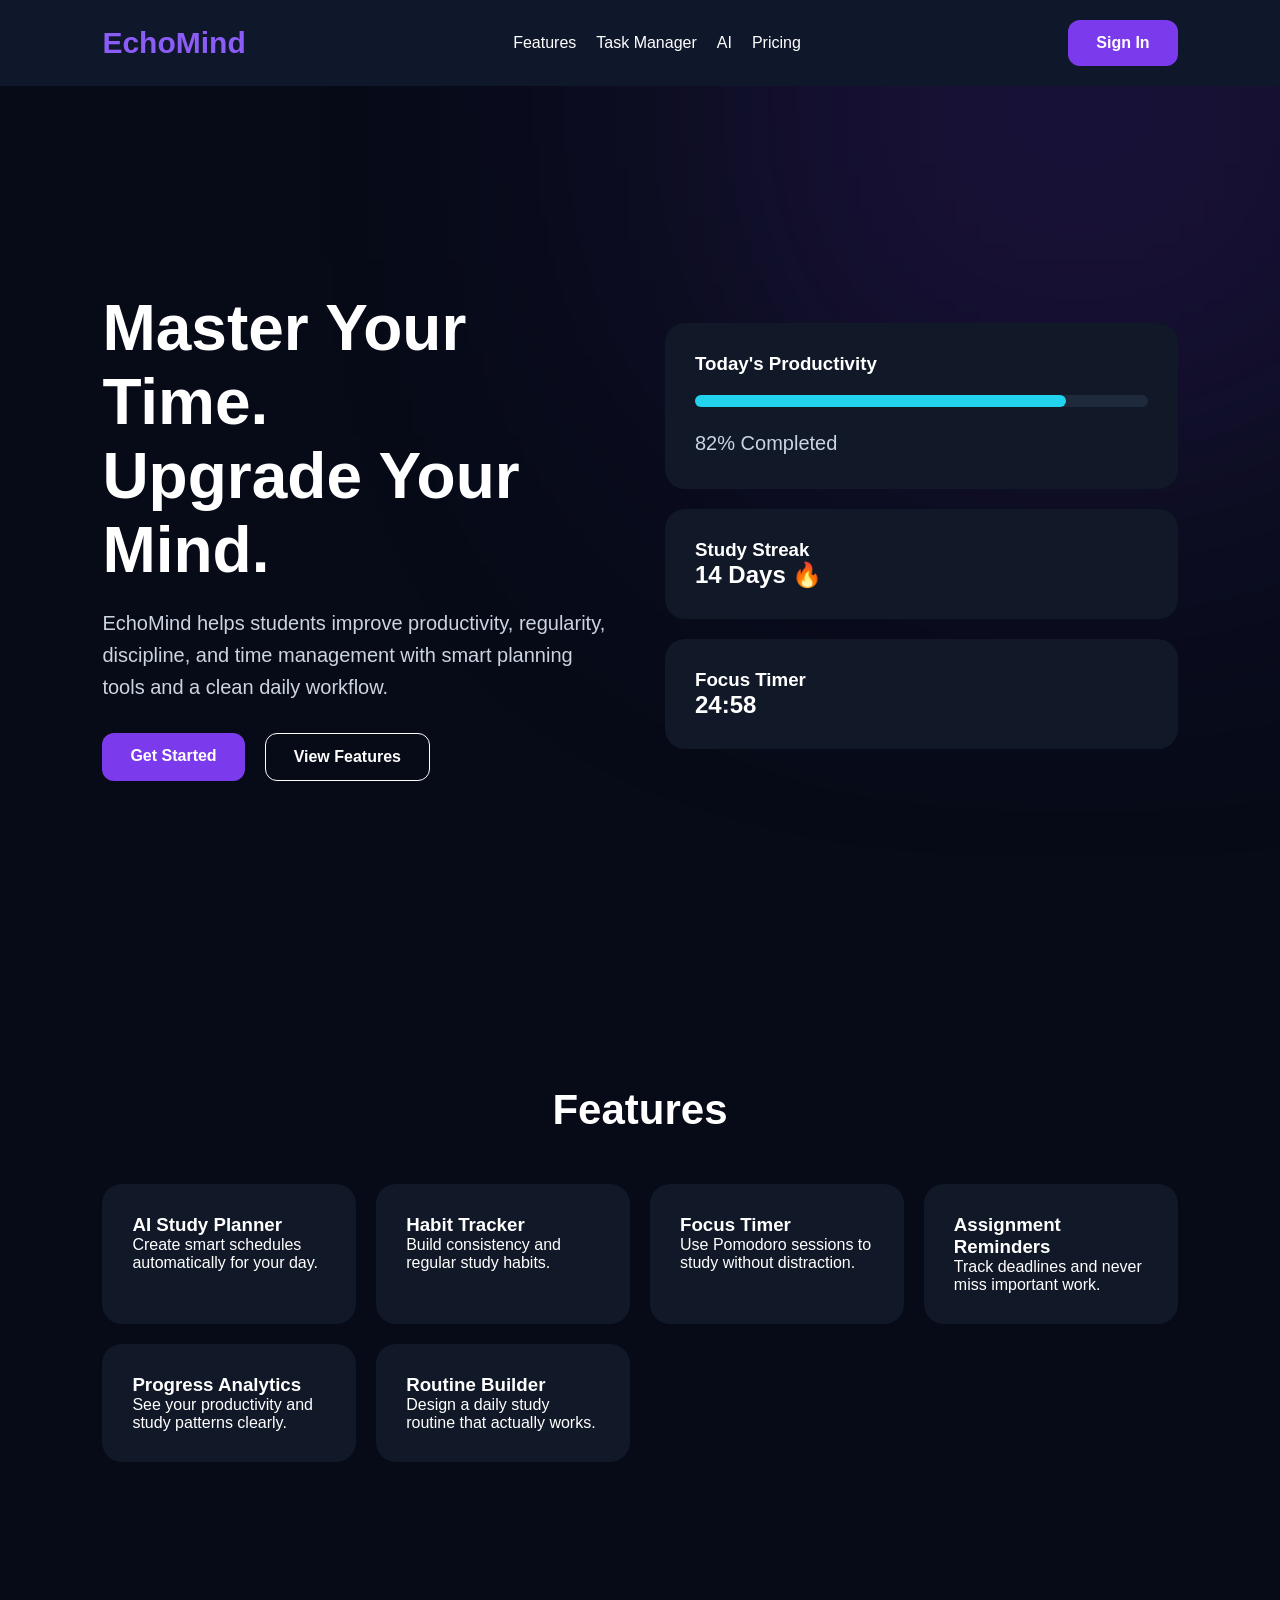
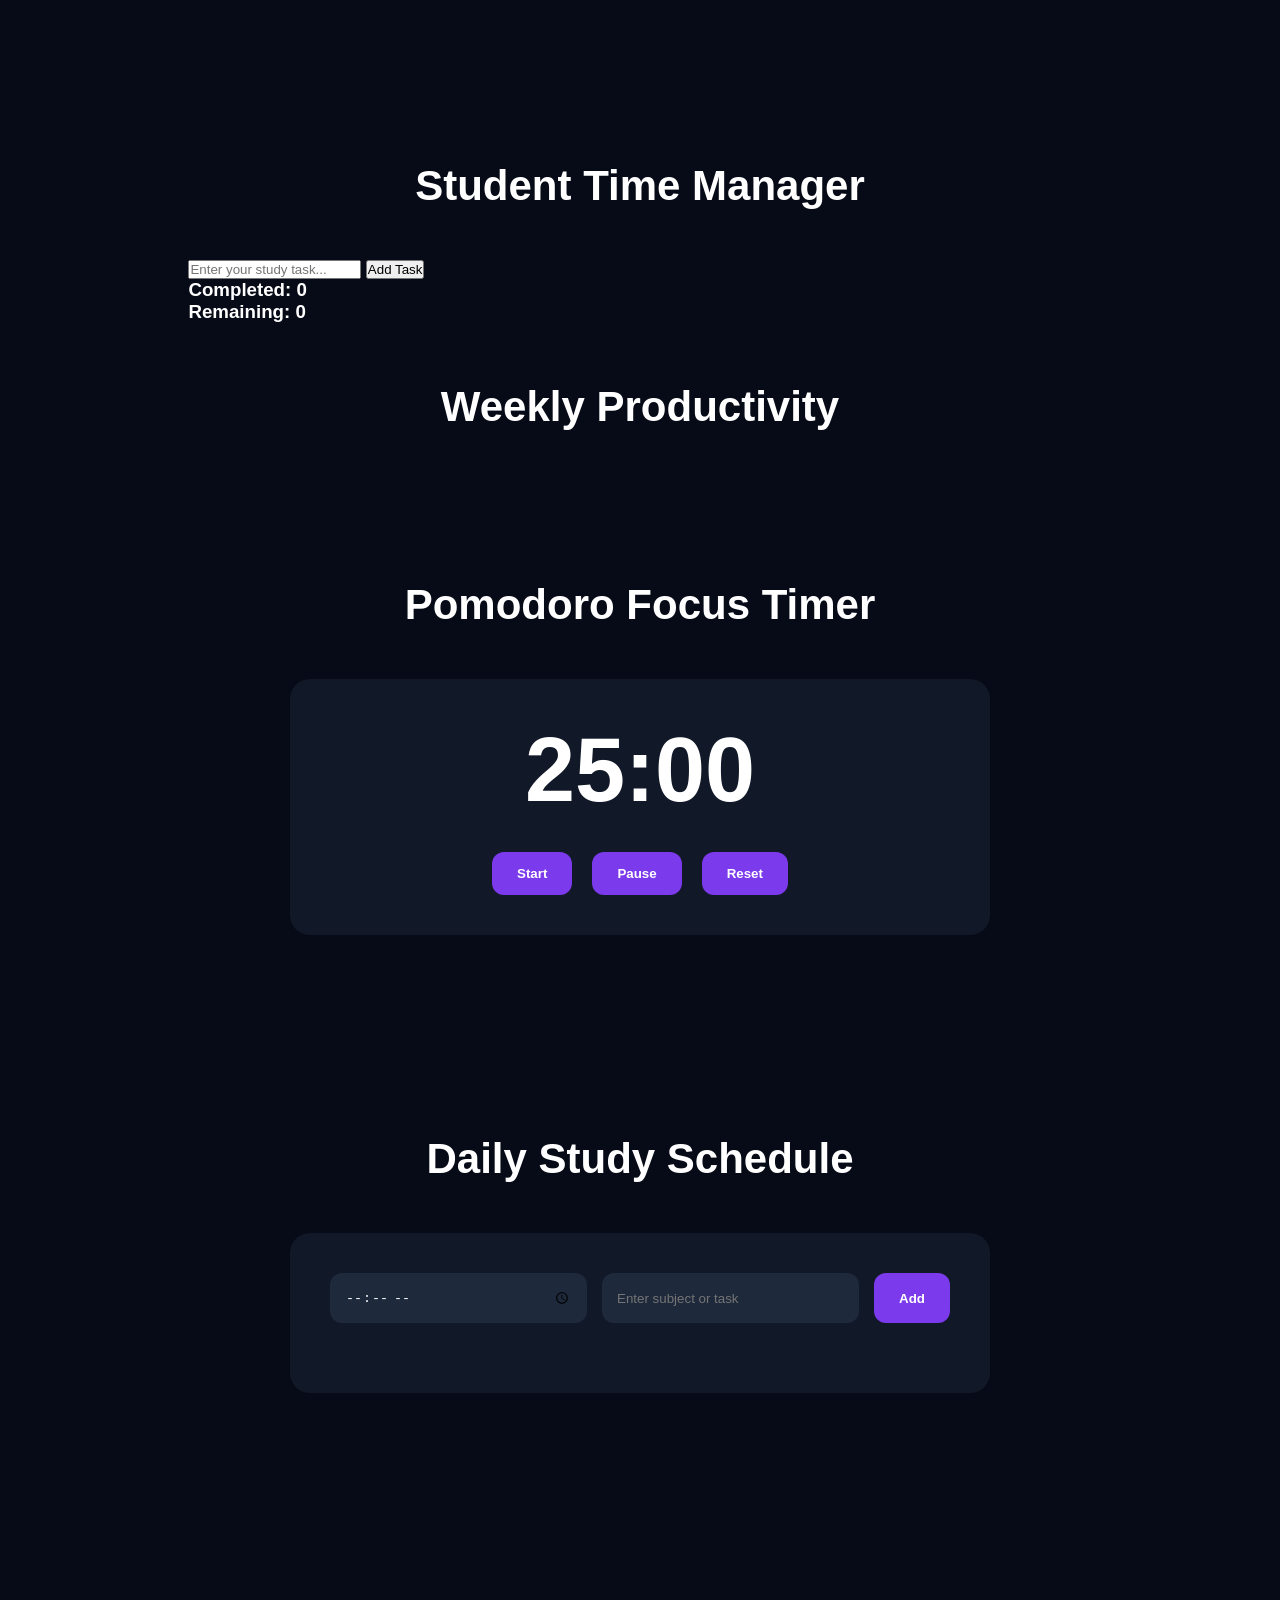
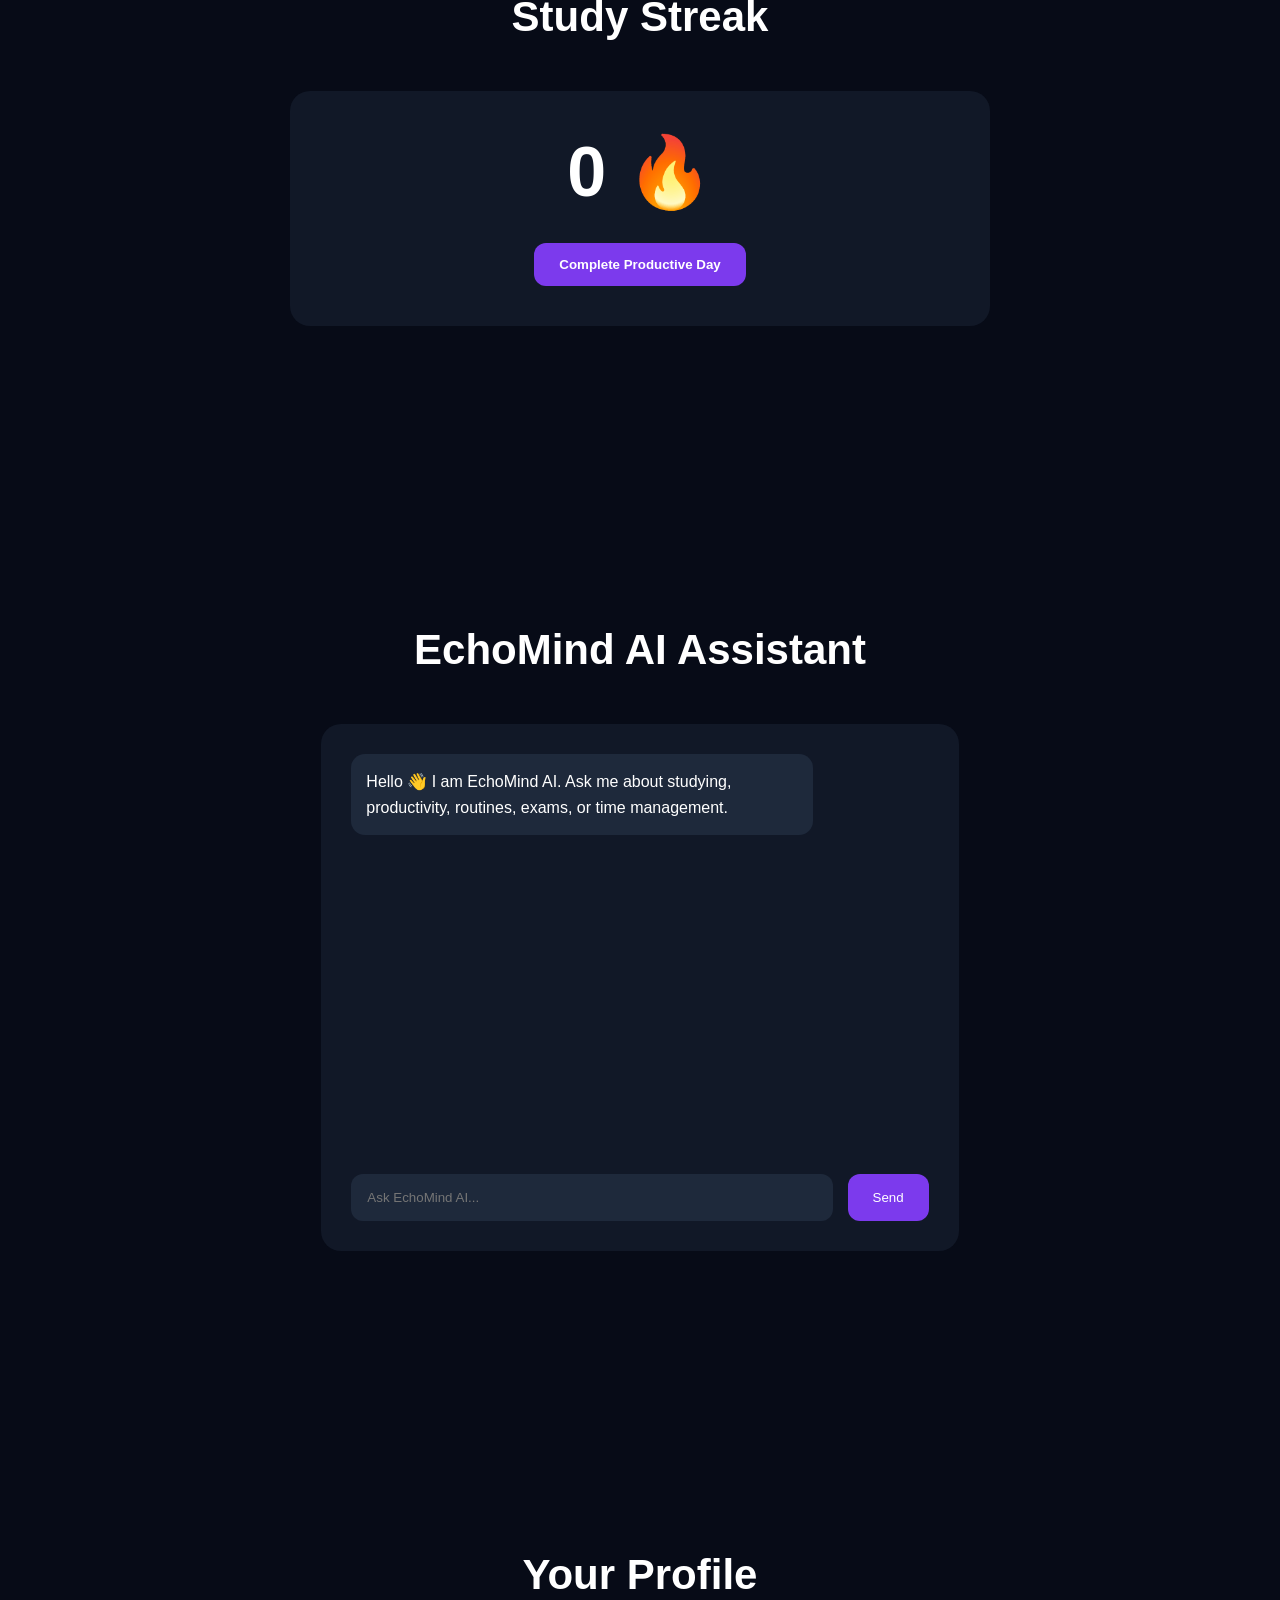
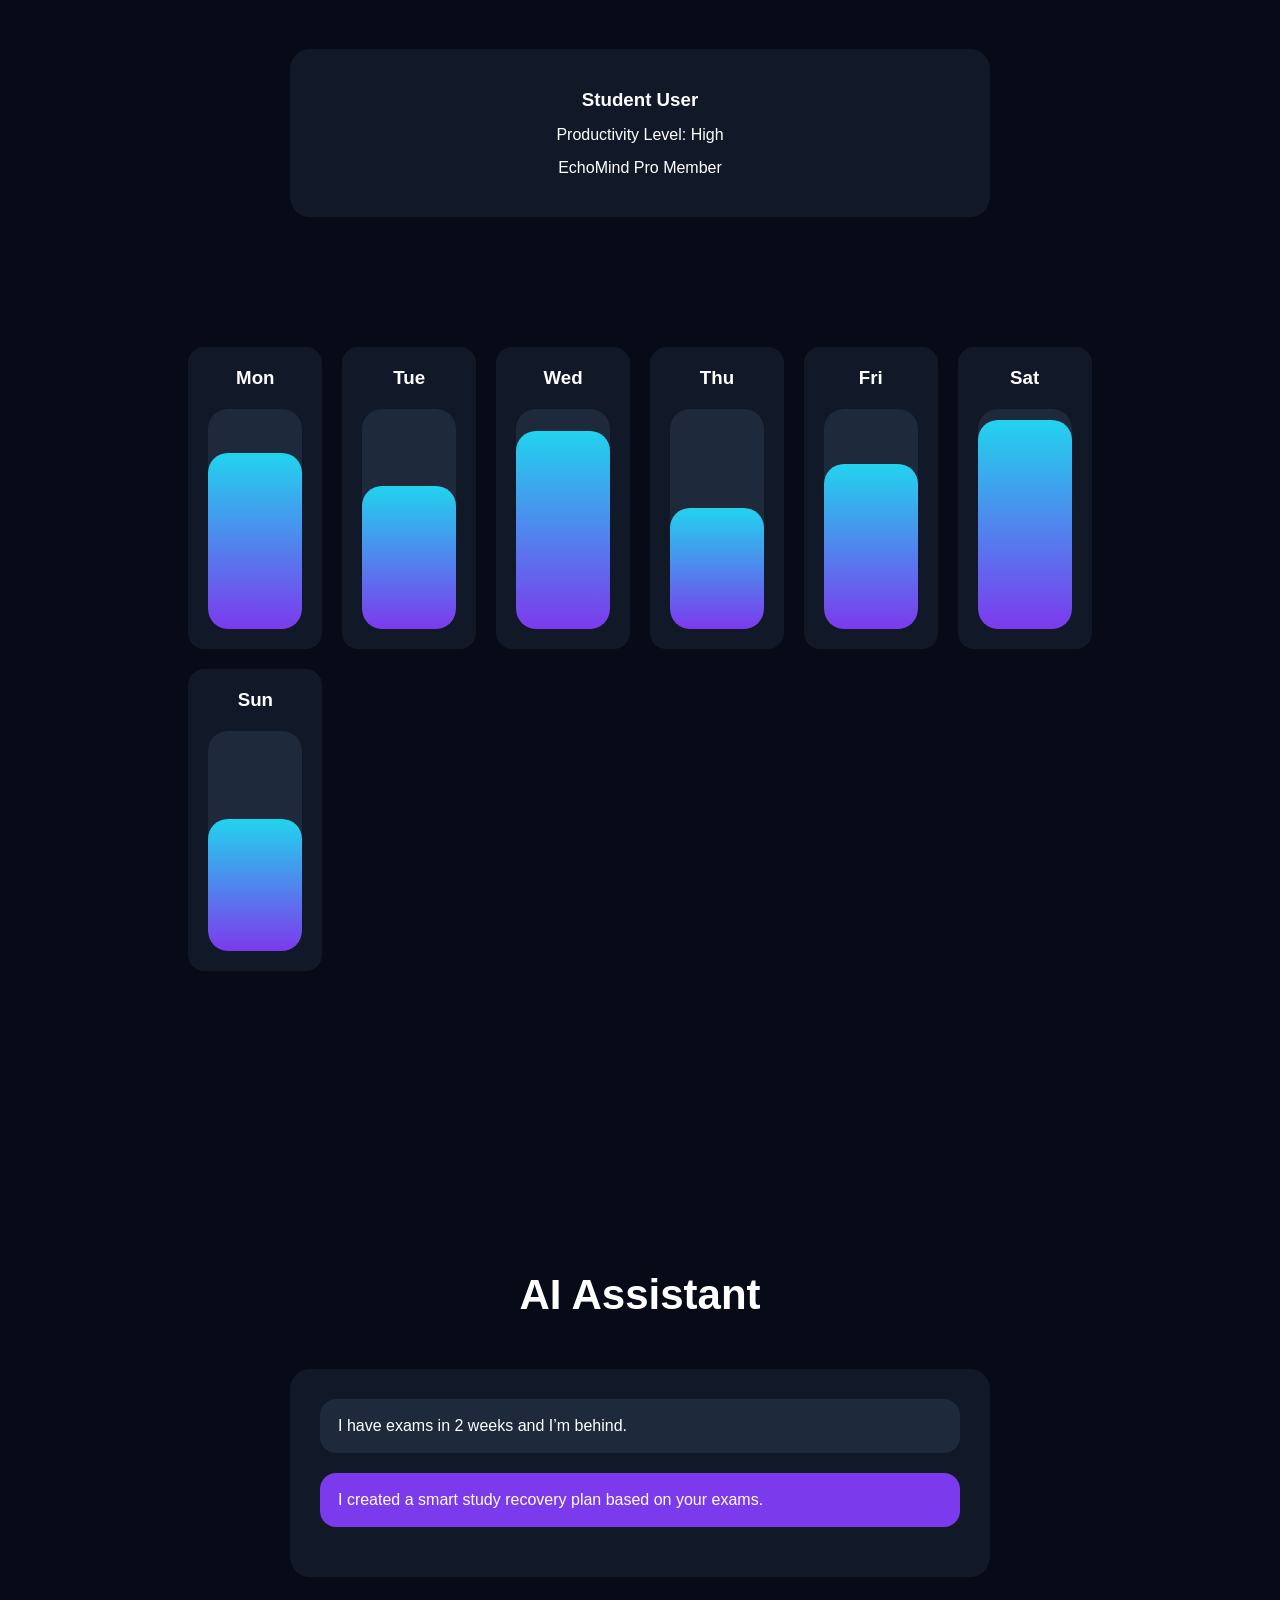
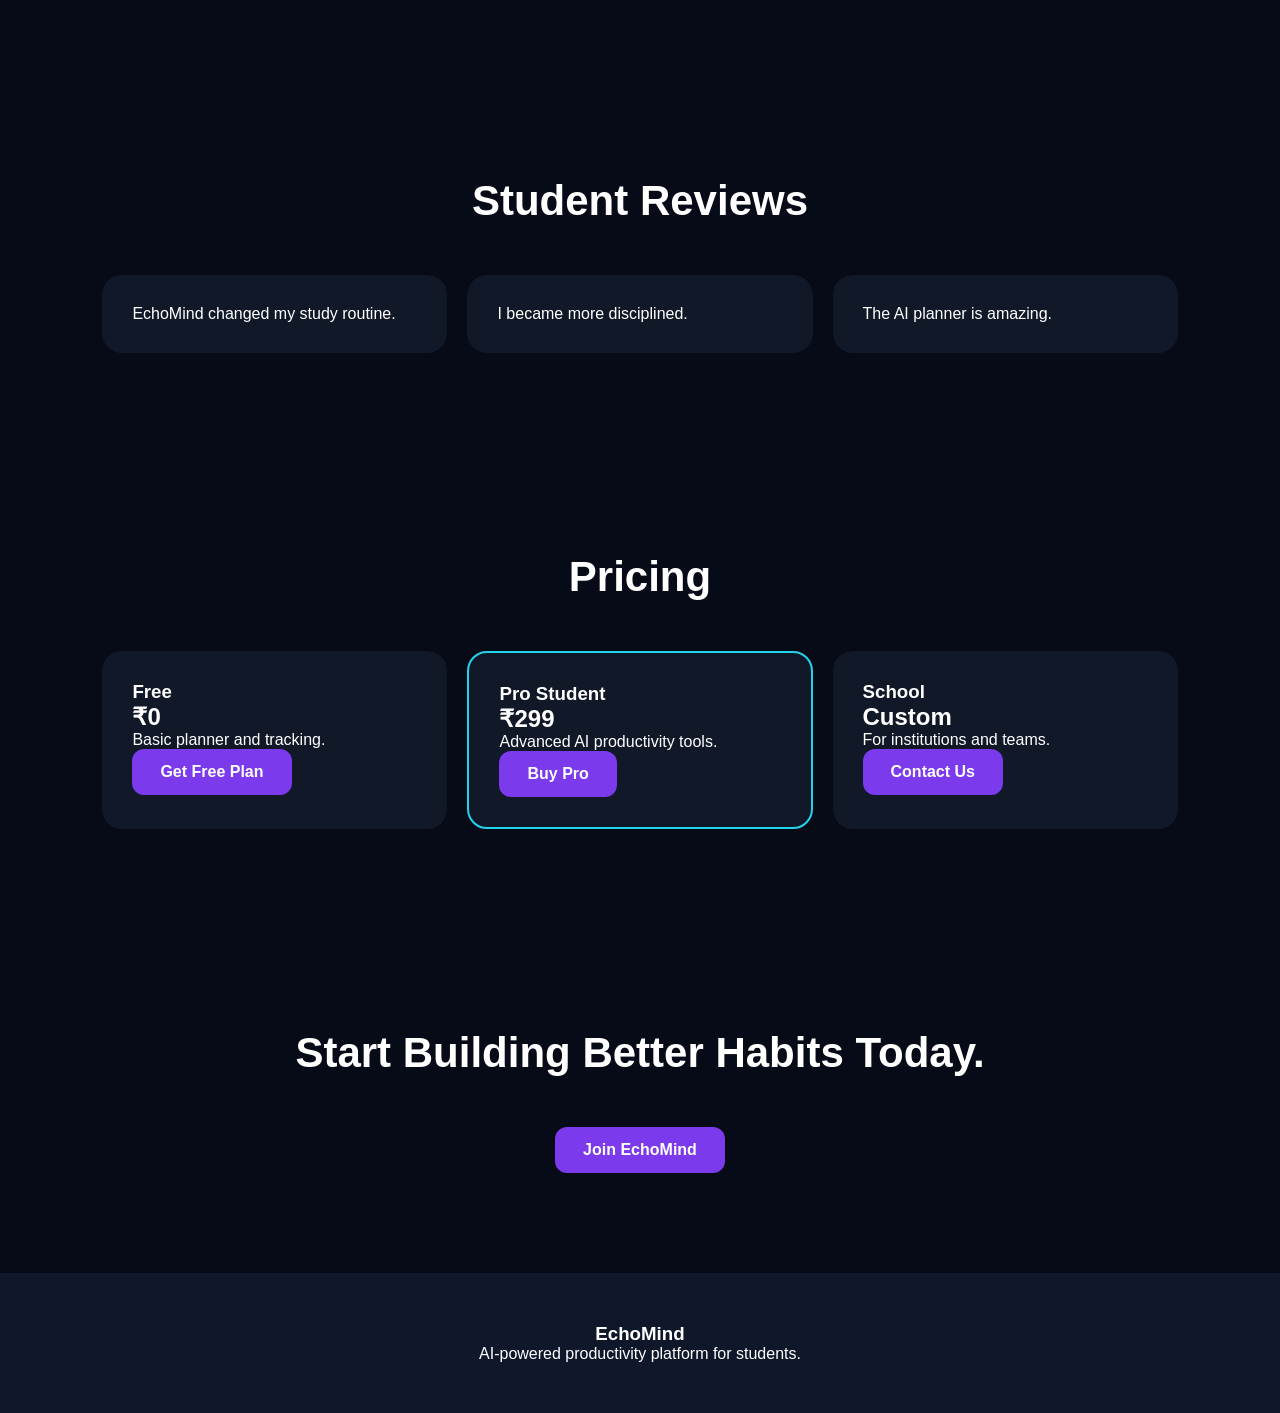
<file: index.html>
<!-- index.html -->

<!DOCTYPE html>
<html lang="en">

<head>

  <link rel="icon" href="favicon.ico">
  <meta charset="UTF-8">
  <meta name="viewport" content="width=device-width, initial-scale=1.0">

  <title>EchoMind</title>

  <link rel="stylesheet" href="style.css">

</head>

<body>

  <div class="bg-glow"></div>

  <!-- NAVBAR -->

  <header class="navbar">

    <div class="logo">
      EchoMind
    </div>

    <nav>
      <a href="#features">Features</a>
      <a href="#dashboard">Task Manager</a>
      <a href="#ai">AI</a>
      <a href="#pricing">Pricing</a>
    </nav>

    <a href="login.html" class="nav-btn">
      Sign In
    </a>

  </header>

  <!-- HERO -->

  <section class="hero">

    <div class="hero-content">

      <h1>
        Master Your Time.<br>
        Upgrade Your Mind.
      </h1>

      <p>
        EchoMind helps students improve productivity,
        regularity, discipline, and time management with
        smart planning tools and a clean daily workflow.
      </p>

      <div class="hero-buttons">

        <a href="#dashboard" class="primary-btn">
          Get Started
        </a>

        <a href="#features" class="secondary-btn">
          View Features
        </a>

      </div>

    </div>

    <div class="dashboard-preview">

      <div class="dashboard-card">
        <h3>Today's Productivity</h3>

        <div class="progress-bar">
          <div class="progress"></div>
        </div>

        <p>82% Completed</p>
      </div>

      <div class="dashboard-card">
        <h3>Study Streak</h3>
        <h2>14 Days 🔥</h2>
      </div>

      <div class="dashboard-card">
        <h3>Focus Timer</h3>
        <h2>25:00</h2>
      </div>

    </div>

  </section>

  <!-- FEATURES -->

  <section class="features" id="features">

    <h2>Features</h2>

    <div class="feature-grid">

      <div class="feature-card">
        <h3>AI Study Planner</h3>
        <p>Create smart schedules automatically for your day.</p>
      </div>

      <div class="feature-card">
        <h3>Habit Tracker</h3>
        <p>Build consistency and regular study habits.</p>
      </div>

      <div class="feature-card">
        <h3>Focus Timer</h3>
        <p>Use Pomodoro sessions to study without distraction.</p>
      </div>

      <div class="feature-card">
        <h3>Assignment Reminders</h3>
        <p>Track deadlines and never miss important work.</p>
      </div>

      <div class="feature-card">
        <h3>Progress Analytics</h3>
        <p>See your productivity and study patterns clearly.</p>
      </div>

      <div class="feature-card">
        <h3>Routine Builder</h3>
        <p>Design a daily study routine that actually works.</p>
      </div>

    </div>

  </section>

  <!-- TASK MANAGER / DASHBOARD -->

  <section class="dashboard-section" id="dashboard">

<!-- TASK MANAGER / WEEKLY TRACKER -->

<section class="dashboard-section" id="dashboard">

  <h2>Student Time Manager</h2>

  <div class="task-app">

    <!-- TASK INPUT -->

    <div class="task-input-area">

      <input
        type="text"
        id="taskInput"
        placeholder="Enter your study task..."
      >

      <button id="addTaskBtn">
        Add Task
      </button>

    </div>

    <!-- STATS -->

    <div class="task-stats">

      <h3>
        Completed:
        <span id="completedCount">0</span>
      </h3>

      <h3>
        Remaining:
        <span id="remainingCount">0</span>
      </h3>

    </div>

    <!-- TASK LIST -->

    <ul id="taskList"></ul>

    <!-- WEEKLY TRACKER -->

    <div class="weekly-section">

      <h2>Weekly Productivity</h2>
<!-- ADD THIS INSIDE index.html -->
<!-- PLACE BELOW WEEKLY PRODUCTIVITY SECTION -->

<!-- REAL POMODORO TIMER -->

<section class="pomodoro-section">

  <h2>Pomodoro Focus Timer</h2>

  <div class="pomodoro-box">

    <h1 id="pomodoroTime">
      25:00
    </h1>

    <div class="pomodoro-buttons">

      <button id="startTimer">
        Start
      </button>

      <button id="pauseTimer">
        Pause
      </button>

      <button id="resetTimer">
        Reset
      </button>

    </div>

  </div>

</section>

<!-- DAILY STUDY SCHEDULE -->

<section class="schedule-section">

  <h2>Daily Study Schedule</h2>

  <div class="schedule-app">

    <div class="schedule-inputs">

      <input
        type="time"
        id="scheduleTime"
      >

      <input
        type="text"
        id="scheduleTask"
        placeholder="Enter subject or task"
      >

      <button id="addScheduleBtn">
        Add
      </button>

    </div>

    <ul id="scheduleList"></ul>

  </div>

</section>

<!-- STREAK SECTION -->

<section class="streak-section">

  <h2>Study Streak</h2>

  <div class="streak-box">

    <h1 id="streakCount">
      0 🔥
    </h1>

    <button id="increaseStreak">
      Complete Productive Day
    </button>

  </div>

</section>

<!-- AI STUDY GENERATOR -->

<section class="ai-planner-section">

 <!-- AI ASSISTANT -->

<section class="ai-chat-section">

  <h2>
    EchoMind AI Assistant
  </h2>

  <div class="chat-container">

    <div id="chatMessages">

      <div class="ai-message">
        Hello 👋
        I am EchoMind AI.
        Ask me about studying,
        productivity, routines,
        exams, or time management.
      </div>

    </div>

    <div class="chat-input-area">

      <input
        type="text"
        id="userInput"
        placeholder="Ask EchoMind AI..."
      >

      <button id="sendBtn">
        Send
      </button>

    </div>

  </div>

</section>
</section>

<!-- PROFILE -->

<section class="profile-section">

  <h2>Your Profile</h2>

  <div class="profile-card">

    <h3 id="profileEmail">
      Student User
    </h3>

    <p>
      Productivity Level: High
    </p>

    <p>
      EchoMind Pro Member
    </p>

  </div>

</section>
      <div class="weekly-grid">

        <div class="day-card">
          <h3>Mon</h3>
          <div class="week-bar">
            <div class="week-fill mon-fill"></div>
          </div>
        </div>

        <div class="day-card">
          <h3>Tue</h3>
          <div class="week-bar">
            <div class="week-fill tue-fill"></div>
          </div>
        </div>

        <div class="day-card">
          <h3>Wed</h3>
          <div class="week-bar">
            <div class="week-fill wed-fill"></div>
          </div>
        </div>

        <div class="day-card">
          <h3>Thu</h3>
          <div class="week-bar">
            <div class="week-fill thu-fill"></div>
          </div>
        </div>

        <div class="day-card">
          <h3>Fri</h3>
          <div class="week-bar">
            <div class="week-fill fri-fill"></div>
          </div>
        </div>

        <div class="day-card">
          <h3>Sat</h3>
          <div class="week-bar">
            <div class="week-fill sat-fill"></div>
          </div>
        </div>

        <div class="day-card">
          <h3>Sun</h3>
          <div class="week-bar">
            <div class="week-fill sun-fill"></div>
          </div>
        </div>

      </div>

    </div>

  </div>

</section>

  </section>

  <!-- AI -->

  <section class="ai-section" id="ai">

    <h2>AI Assistant</h2>

    <div class="chat-box">

      <div class="message student">
        I have exams in 2 weeks and I’m behind.
      </div>

      <div class="message ai">
        I created a smart study recovery plan based on your exams.
      </div>

    </div>

  </section>

  <!-- TESTIMONIALS -->

  <section class="testimonials">

    <h2>Student Reviews</h2>

    <div class="testimonial-grid">

      <div class="testimonial-card">
        <p>EchoMind changed my study routine.</p>
      </div>

      <div class="testimonial-card">
        <p>I became more disciplined.</p>
      </div>

      <div class="testimonial-card">
        <p>The AI planner is amazing.</p>
      </div>

    </div>

  </section>

  <!-- PRICING -->

  <section class="pricing" id="pricing">

    <h2>Pricing</h2>

    <div class="pricing-grid">

      <div class="price-card">

        <h3>Free</h3>
        <h1>₹0</h1>
        <p>Basic planner and tracking.</p>

        <a href="login.html" class="primary-btn">
          Get Free Plan
        </a>

      </div>

      <div class="price-card featured">

        <h3>Pro Student</h3>
        <h1>₹299</h1>
        <p>Advanced AI productivity tools.</p>

        <a href="https://buy.stripe.com" target="_blank" class="primary-btn">
          Buy Pro
        </a>

      </div>

      <div class="price-card">

        <h3>School</h3>
        <h1>Custom</h1>
        <p>For institutions and teams.</p>

        <a href="mailto:echomind@gmail.com" class="primary-btn">
          Contact Us
        </a>

      </div>

    </div>

  </section>

  <!-- CTA -->

  <section class="cta">

    <h2>
      Start Building Better Habits Today.
    </h2>

    <a href="login.html" class="primary-btn">
      Join EchoMind
    </a>

  </section>

  <!-- FOOTER -->

  <footer>

    <h3>EchoMind</h3>

    <p>
      AI-powered productivity platform for students.
    </p>

  </footer>

  <script src="script.js"></script>

</body>

</html>
</file>
<file: style.css>
/* style.css */

html{
  scroll-behavior:smooth;
}

*{
  margin:0;
  padding:0;
  box-sizing:border-box;
}

body{
  font-family:Arial,sans-serif;
  background:#070b17;
  color:white;
  overflow-x:hidden;
}

/* GLOW */

.bg-glow{
  position:fixed;
  width:600px;
  height:600px;
  background:#7c3aed;
  filter:blur(200px);
  opacity:0.25;
  top:-200px;
  right:-100px;
  z-index:-1;
}

/* NAVBAR */

.navbar{
  display:flex;
  justify-content:space-between;
  align-items:center;
  padding:20px 8%;
  background:#0f172a;
  position:sticky;
  top:0;
  z-index:100;
}

.logo{
  font-size:30px;
  font-weight:bold;
  color:#8b5cf6;
}

nav{
  display:flex;
  gap:20px;
}

nav a{
  color:white;
  text-decoration:none;
}

/* BUTTONS */

a{
  text-decoration:none;
}

.primary-btn,
.secondary-btn,
.nav-btn{
  display:inline-block;
  padding:14px 28px;
  border-radius:12px;
  font-weight:bold;
  transition:0.3s;
  cursor:pointer;
}

.primary-btn,
.nav-btn{
  background:#7c3aed;
  color:white;
}

.secondary-btn{
  border:1px solid white;
  color:white;
  background:transparent;
}

.primary-btn:hover,
.secondary-btn:hover,
.nav-btn:hover{
  transform:translateY(-3px);
}

/* HERO */

.hero{
  min-height:100vh;
  display:flex;
  justify-content:space-between;
  align-items:center;
  gap:50px;
  padding:100px 8%;
}

.hero-content{
  flex:1;
}

.hero h1{
  font-size:64px;
  margin-bottom:20px;
}

.hero p{
  font-size:20px;
  color:#cbd5e1;
  line-height:1.6;
}

.hero-buttons{
  margin-top:30px;
  display:flex;
  gap:20px;
}

.dashboard-preview{
  flex:1;
  display:flex;
  flex-direction:column;
  gap:20px;
}

.dashboard-card{
  background:#111827;
  padding:30px;
  border-radius:20px;
  transition:0.3s;
}

.dashboard-card:hover{
  transform:translateY(-10px);
}

/* PROGRESS */

.progress-bar{
  width:100%;
  height:12px;
  background:#1e293b;
  border-radius:20px;
  margin:20px 0;
}

.progress{
  width:82%;
  height:100%;
  background:#22d3ee;
  border-radius:20px;
}

/* SECTIONS */

.features,
.dashboard-section,
.ai-section,
.testimonials,
.pricing,
.cta{
  padding:100px 8%;
}

.features h2,
.dashboard-section h2,
.ai-section h2,
.testimonials h2,
.pricing h2,
.cta h2{
  text-align:center;
  margin-bottom:50px;
  font-size:42px;
}

/* GRIDS */

.feature-grid,
.testimonial-grid,
.pricing-grid{
  display:grid;
  grid-template-columns:repeat(auto-fit,minmax(250px,1fr));
  gap:20px;
}

/* CARDS */

.feature-card,
.testimonial-card,
.price-card,
.chart-card,
.chat-box{
  background:#111827;
  padding:30px;
  border-radius:20px;
  transition:0.3s;
}

.feature-card:hover,
.testimonial-card:hover,
.price-card:hover,
.chart-card:hover{
  transform:translateY(-10px);
}

/* DASHBOARD */

.dashboard-ui{
  display:flex;
  gap:20px;
}

.sidebar{
  width:220px;
  background:#111827;
  border-radius:20px;
  padding:30px;
}

.sidebar p{
  margin-bottom:20px;
}

.main-panel{
  flex:1;
}

.fake-chart{
  height:220px;
  border-radius:20px;
  margin-top:20px;
  background:linear-gradient(135deg,#7c3aed,#22d3ee);
}

/* AI */

.chat-box{
  max-width:700px;
  margin:auto;
}

.message{
  padding:18px;
  border-radius:16px;
  margin-bottom:20px;
}

.student{
  background:#1e293b;
}

.ai{
  background:#7c3aed;
}

/* FEATURED */

.featured{
  border:2px solid #22d3ee;
}

/* CTA */

.cta{
  text-align:center;
}

/* FOOTER */

footer{
  text-align:center;
  padding:50px;
  background:#0f172a;
}

/* MOBILE */

@media(max-width:900px){

  .hero{
    flex-direction:column;
    text-align:center;
  }

  .hero h1{
    font-size:42px;
  }

  .hero-buttons{
    justify-content:center;
  }

  .dashboard-ui{
    flex-direction:column;
  }

  nav{
    display:none;
  }

  .sidebar{
    width:100%;
  }

}
/* WEEKLY PRODUCTIVITY */

.weekly-section{
  margin-top:60px;
}

.weekly-grid{
  display:grid;
  grid-template-columns:repeat(auto-fit,minmax(120px,1fr));
  gap:20px;
  margin-top:30px;
}

.day-card{
  background:#111827;
  padding:20px;
  border-radius:16px;
  text-align:center;
}

.week-bar{
  width:100%;
  height:220px;
  background:#1e293b;
  border-radius:20px;
  overflow:hidden;
  display:flex;
  align-items:flex-end;
  margin-top:20px;
}

.week-fill{
  width:100%;
  border-radius:20px;
  background:linear-gradient(
    180deg,
    #22d3ee,
    #7c3aed
  );
  transition:0.5s;
}

/* WEEK DATA */

.mon-fill{
  height:80%;
}

.tue-fill{
  height:65%;
}

.wed-fill{
  height:90%;
}

.thu-fill{
  height:55%;
}

.fri-fill{
  height:75%;
}

.sat-fill{
  height:95%;
}

.sun-fill{
  height:60%;
}
/* ADD THIS TO BOTTOM OF style.css */

/* POMODORO */

.pomodoro-section,
.schedule-section,
.streak-section,
.ai-planner-section,
.profile-section{
  padding:100px 8%;
}

.pomodoro-box,
.schedule-app,
.streak-box,
.ai-planner-box,
.profile-card{
  max-width:700px;
  margin:auto;
  background:#111827;
  padding:40px;
  border-radius:20px;
  text-align:center;
}

#pomodoroTime{
  font-size:90px;
  margin-bottom:30px;
}

.pomodoro-buttons{
  display:flex;
  justify-content:center;
  gap:20px;
  flex-wrap:wrap;
}

.pomodoro-buttons button,
.schedule-inputs button,
#increaseStreak,
#generatePlanBtn{
  padding:14px 25px;
  border:none;
  border-radius:12px;
  background:#7c3aed;
  color:white;
  font-weight:bold;
  cursor:pointer;
}

/* SCHEDULE */

.schedule-inputs{
  display:flex;
  gap:15px;
  margin-bottom:30px;
  flex-wrap:wrap;
}

.schedule-inputs input{
  flex:1;
  padding:15px;
  border:none;
  border-radius:12px;
  background:#1e293b;
  color:white;
}

#scheduleList{
  list-style:none;
}

.schedule-item{
  background:#1e293b;
  padding:20px;
  border-radius:12px;
  margin-bottom:15px;
  display:flex;
  justify-content:space-between;
}

/* STREAK */

#streakCount{
  font-size:70px;
  margin-bottom:30px;
}

/* AI */

#examInput{
  width:100%;
  padding:16px;
  border:none;
  border-radius:12px;
  background:#1e293b;
  color:white;
  margin-bottom:20px;
}

#studyPlanOutput{
  margin-top:30px;
  text-align:left;
  line-height:1.8;
}

/* PROFILE */

.profile-card p{
  margin-top:15px;
}

/* MOBILE */

@media(max-width:700px){

  .pomodoro-buttons{
    flex-direction:column;
  }

  .schedule-inputs{
    flex-direction:column;
  }

}
/* AI CHAT */

.ai-chat-section{
  padding:100px 8%;
}

.chat-container{
  max-width:800px;
  margin:auto;
  background:#111827;
  padding:30px;
  border-radius:20px;
}

#chatMessages{
  height:400px;
  overflow-y:auto;
  margin-bottom:20px;
  display:flex;
  flex-direction:column;
  gap:15px;
}

.ai-message,
.user-message{
  padding:15px;
  border-radius:14px;
  line-height:1.6;
  max-width:80%;
}

.ai-message{
  background:#1e293b;
  align-self:flex-start;
}

.user-message{
  background:#7c3aed;
  align-self:flex-end;
}

.chat-input-area{
  display:flex;
  gap:15px;
}

.chat-input-area input{
  flex:1;
  padding:16px;
  border:none;
  border-radius:12px;
  background:#1e293b;
  color:white;
}

.chat-input-area button{
  padding:16px 25px;
  border:none;
  border-radius:12px;
  background:#7c3aed;
  color:white;
  cursor:pointer;
}

@media(max-width:700px){

  .chat-input-area{
    flex-direction:column;
  }

}
</file>
